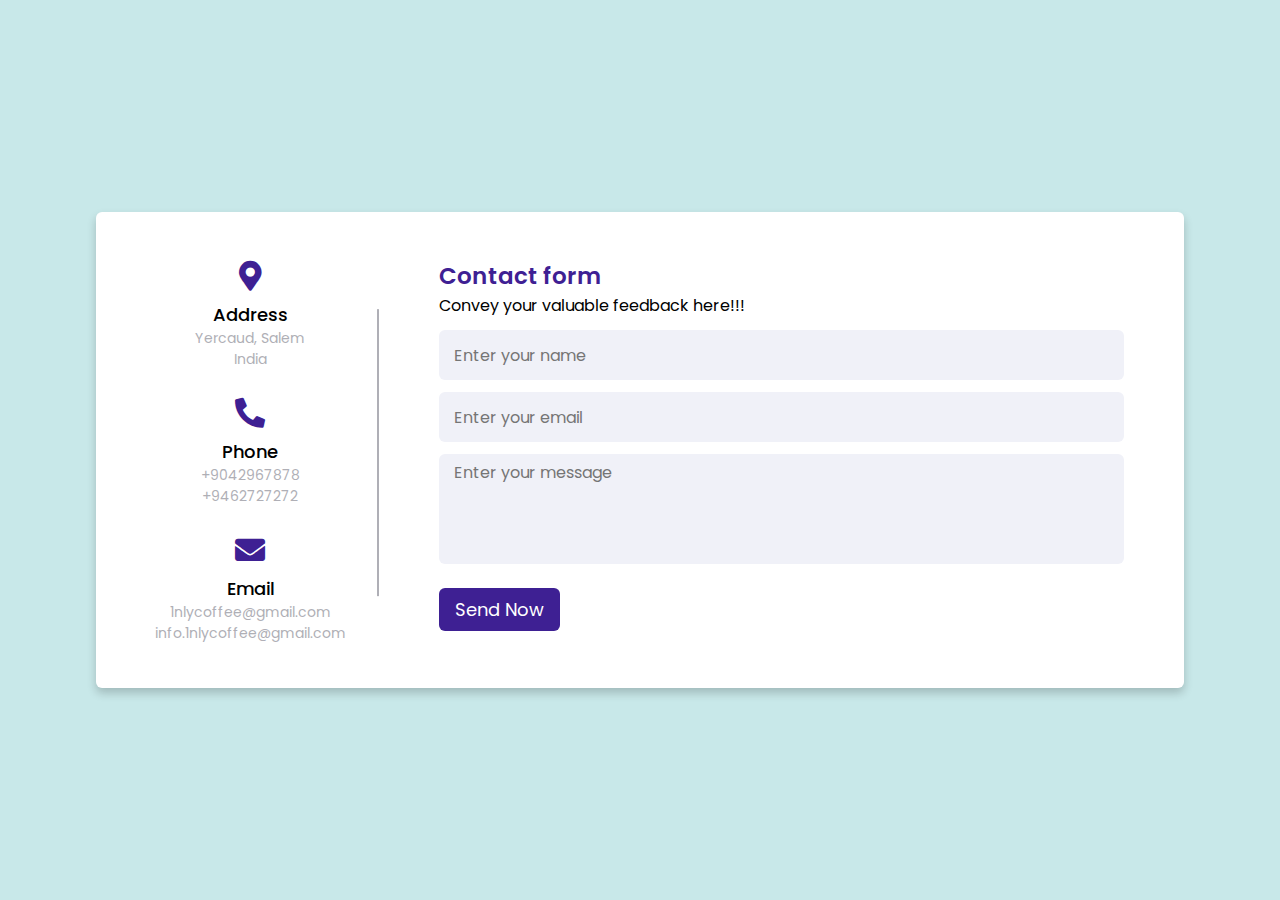
<file: feedback.html>
<!DOCTYPE html>
<!-- Created By CodingLab - www.codinglabweb.com -->
<html lang="en" dir="ltr">
  <head>
    <meta charset="UTF-8">
    <title> Responsive Contact Us Form  | CodingLab </title>
    <link rel="stylesheet" href="feedback.css">
    <script src="feedback.js"></script>
    <!-- Fontawesome CDN Link -->
    <link rel="stylesheet" href="https://cdnjs.cloudflare.com/ajax/libs/font-awesome/5.15.2/css/all.min.css"/>
     <meta name="viewport" content="width=device-width, initial-scale=1.0">
   </head>
<body>
  <div class="container">
    <div class="content">
      <div class="left-side">
        <div class="address details">
          <i class="fas fa-map-marker-alt"></i>
          <div class="topic">Address</div>
          <div class="text-one">Yercaud, Salem</div>
          <div class="text-two">India</div>
        </div>
        <div class="phone details">
          <i class="fas fa-phone-alt"></i>
          <div class="topic">Phone</div>
          <div class="text-one">+9042967878</div>
          <div class="text-two">+9462727272</div>
        </div>
        <div class="email details">
          <i class="fas fa-envelope"></i>
          <div class="topic">Email</div>
          <div class="text-one">1nlycoffee@gmail.com</div>
          <div class="text-two">info.1nlycoffee@gmail.com</div>
        </div>
      </div>
      <div class="right-side">
        <div class="topic-text">Contact form</div>
        <p>Convey your valuable feedback here!!!</p>
      <form action="#" id = "contact-form">
        <div class="input-box">
          <input type="text" placeholder="Enter your name">
        </div>
        <div class="input-box">
          <input type="text" placeholder="Enter your email">
        </div>
        <div class="input-box message-box">
          <textarea id="message" name="message" placeholder="Enter your message" rows="4" required></textarea>
        </div>
        <div class="button">
          <input type="submit" value="Send Now" >
        </div>
        
      </form>
    </div>
    </div>
  </div>
</body>
</html>
</file>
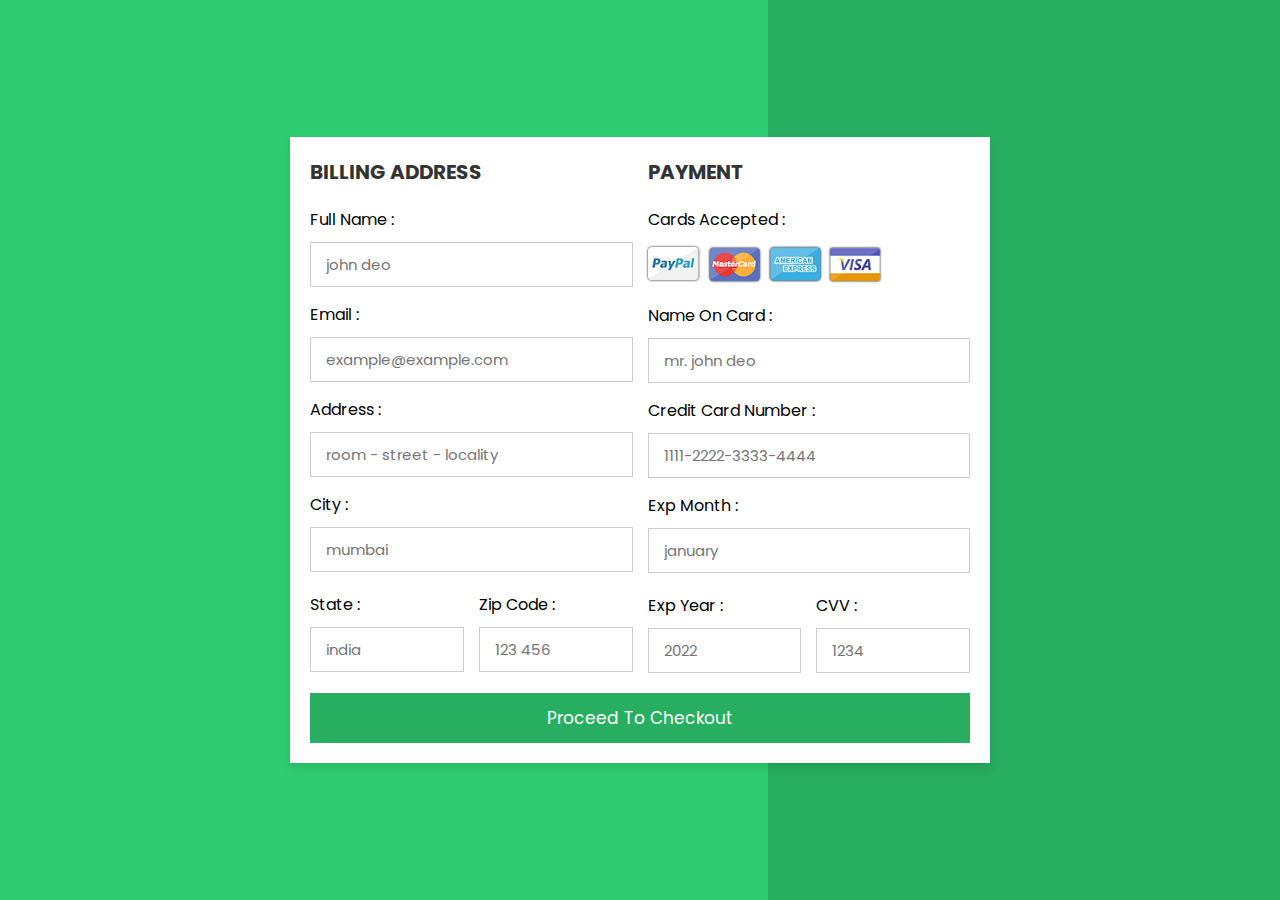
<file: payment.html>
<!DOCTYPE html>
<html lang="en">
<head>
    <meta charset="UTF-8">
    <meta http-equiv="X-UA-Compatible" content="IE=edge">
    <meta name="viewport" content="width=device-width, initial-scale=1.0">
    
    <!-- custom css file link  -->
    <link rel="stylesheet" href="/css/payment.css">

</head>
<body>

<div class="container">

    <form action="">

        <div class="row">

            <div class="col">

                <h3 class="title">billing address</h3>

                <div class="inputBox">
                    <span>full name :</span>
                    <input type="text" placeholder="john deo">
                </div>
                <div class="inputBox">
                    <span>email :</span>
                    <input type="email" placeholder="example@example.com">
                </div>
                <div class="inputBox">
                    <span>address :</span>
                    <input type="text" placeholder="room - street - locality">
                </div>
                <div class="inputBox">
                    <span>city :</span>
                    <input type="text" placeholder="mumbai">
                </div>

                <div class="flex">
                    <div class="inputBox">
                        <span>state :</span>
                        <input type="text" placeholder="india">
                    </div>
                    <div class="inputBox">
                        <span>zip code :</span>
                        <input type="text" placeholder="123 456">
                    </div>
                </div>

            </div>

            <div class="col">

                <h3 class="title">payment</h3>

                <div class="inputBox">
                    <span>cards accepted :</span>
                    <img src="images/card_img.png" alt="">
                </div>
                <div class="inputBox">
                    <span>name on card :</span>
                    <input type="text" placeholder="mr. john deo">
                </div>
                <div class="inputBox">
                    <span>credit card number :</span>
                    <input type="number" placeholder="1111-2222-3333-4444">
                </div>
                <div class="inputBox">
                    <span>exp month :</span>
                    <input type="text" placeholder="january">
                </div>

                <div class="flex">
                    <div class="inputBox">
                        <span>exp year :</span>
                        <input type="number" placeholder="2022">
                    </div>
                    <div class="inputBox">
                        <span>CVV :</span>
                        <input type="text" placeholder="1234">
                    </div>
                </div>

            </div>
    
        </div>

        <input type="submit" value="proceed to checkout" class="submit-btn">

    </form>

</div>    
    
</body>
</html>
</file>
<file: feedback.css>
/* Google Font CDN Link */
@import url('https://fonts.googleapis.com/css2?family=Poppins:wght@200;300;400;500;600;700&display=swap');
*{
  margin: 0;
  padding: 0;
  box-sizing: border-box;
  font-family: "Poppins" , sans-serif;
}
body{
  min-height: 100vh;
  width: 100%;
  background: #c8e8e9;
  display: flex;
  align-items: center;
  justify-content: center;
}
.container{
  width: 85%;
  background: #fff;
  border-radius: 6px;
  padding: 20px 60px 30px 40px;
  box-shadow: 0 5px 10px rgba(0, 0, 0, 0.2);
}
.container .content{
  display: flex;
  align-items: center;
  justify-content: space-between;
}
.container .content .left-side{
  width: 25%;
  height: 100%;
  display: flex;
  flex-direction: column;
  align-items: center;
  justify-content: center;
  margin-top: 15px;
  position: relative;
}
.content .left-side::before{
  content: '';
  position: absolute;
  height: 70%;
  width: 2px;
  right: -15px;
  top: 50%;
  transform: translateY(-50%);
  background: #afafb6;
}
.content .left-side .details{
  margin: 14px;
  text-align: center;
}
.content .left-side .details i{
  font-size: 30px;
  color: #3e2093;
  margin-bottom: 10px;
}
.content .left-side .details .topic{
  font-size: 18px;
  font-weight: 500;
}
.content .left-side .details .text-one,
.content .left-side .details .text-two{
  font-size: 14px;
  color: #afafb6;
}
.container .content .right-side{
  width: 75%;
  margin-left: 75px;
}
.content .right-side .topic-text{
  font-size: 23px;
  font-weight: 600;
  color: #3e2093;
}
.right-side .input-box{
  height: 50px;
  width: 100%;
  margin: 12px 0;
}
.right-side .input-box input,
.right-side .input-box textarea{
  height: 100%;
  width: 100%;
  border: none;
  outline: none;
  font-size: 16px;
  background: #F0F1F8;
  border-radius: 6px;
  padding: 0 15px;
  resize: none;
}
.right-side .message-box{
  min-height: 110px;
}
.right-side .input-box textarea{
  padding-top: 6px;
}
.right-side .button{
  display: inline-block;
  margin-top: 12px;
}
.right-side .button input[type="submit"]{
  color: #fff;
  font-size: 18px;
  outline: none;
  border: none;
  padding: 8px 16px;
  border-radius: 6px;
  background: #3e2093;
  cursor: pointer;
  transition: all 0.3s ease;
}
.button input[type="submit"]:hover{
  background: #5029bc;
}

@media (max-width: 950px) {
  .container{
    width: 90%;
    padding: 30px 40px 40px 35px ;
  }
  .container .content .right-side{
   width: 75%;
   margin-left: 55px;
}
}
@media (max-width: 820px) {
  .container{
    margin: 40px 0;
    height: 100%;
  }
  .container .content{
    flex-direction: column-reverse;
  }
 .container .content .left-side{
   width: 100%;
   flex-direction: row;
   margin-top: 40px;
   justify-content: center;
   flex-wrap: wrap;
 }
 .container .content .left-side::before{
   display: none;
 }
 .container .content .right-side{
   width: 100%;
   margin-left: 0;
 }
}
</file>
<file: css/payment.css>
@import url('https://fonts.googleapis.com/css2?family=Poppins:wght@100;300;400;500;600&display=swap');

*{
  font-family: 'Poppins', sans-serif;
  margin:0; padding:0;
  box-sizing: border-box;
  outline: none; border:none;
  text-transform: capitalize;
  transition: all .2s linear;
}

.container{
  display: flex;
  justify-content: center;
  align-items: center;
  padding:25px;
  min-height: 100vh;
  background: linear-gradient(90deg, #2ecc71 60%, #27ae60 40.1%);
}

.container form{
  padding:20px;
  width:700px;
  background: #fff;
  box-shadow: 0 5px 10px rgba(0,0,0,.1);
}

.container form .row{
  display: flex;
  flex-wrap: wrap;
  gap:15px;
}

.container form .row .col{
  flex:1 1 250px;
}

.container form .row .col .title{
  font-size: 20px;
  color:#333;
  padding-bottom: 5px;
  text-transform: uppercase;
}

.container form .row .col .inputBox{
  margin:15px 0;
}

.container form .row .col .inputBox span{
  margin-bottom: 10px;
  display: block;
}

.container form .row .col .inputBox input{
  width: 100%;
  border:1px solid #ccc;
  padding:10px 15px;
  font-size: 15px;
  text-transform: none;
}

.container form .row .col .inputBox input:focus{
  border:1px solid #000;
}

.container form .row .col .flex{
  display: flex;
  gap:15px;
}

.container form .row .col .flex .inputBox{
  margin-top: 5px;
}

.container form .row .col .inputBox img{
  height: 34px;
  margin-top: 5px;
  filter: drop-shadow(0 0 1px #000);
}

.container form .submit-btn{
  width: 100%;
  padding:12px;
  font-size: 17px;
  background: #27ae60;
  color:#fff;
  margin-top: 5px;
  cursor: pointer;
}

.container form .submit-btn:hover{
  background: #2ecc71;
}
</file>
